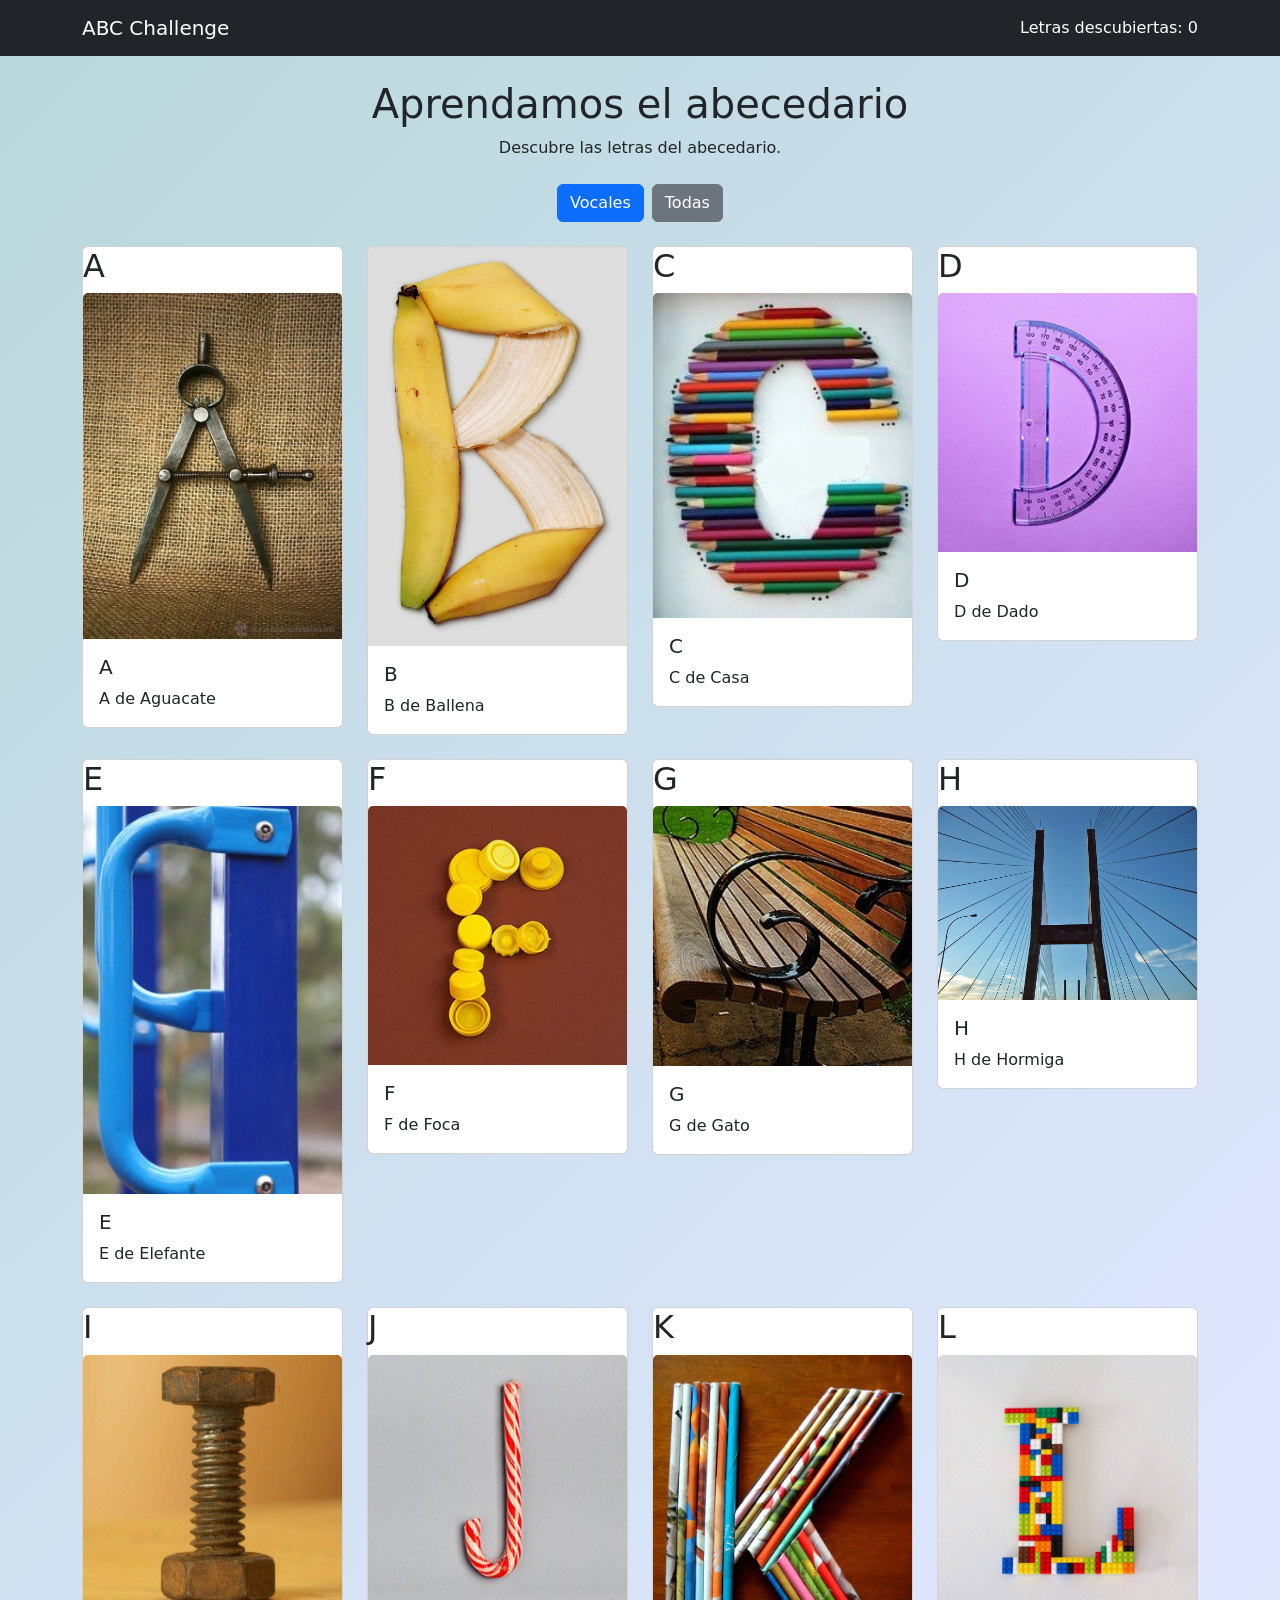
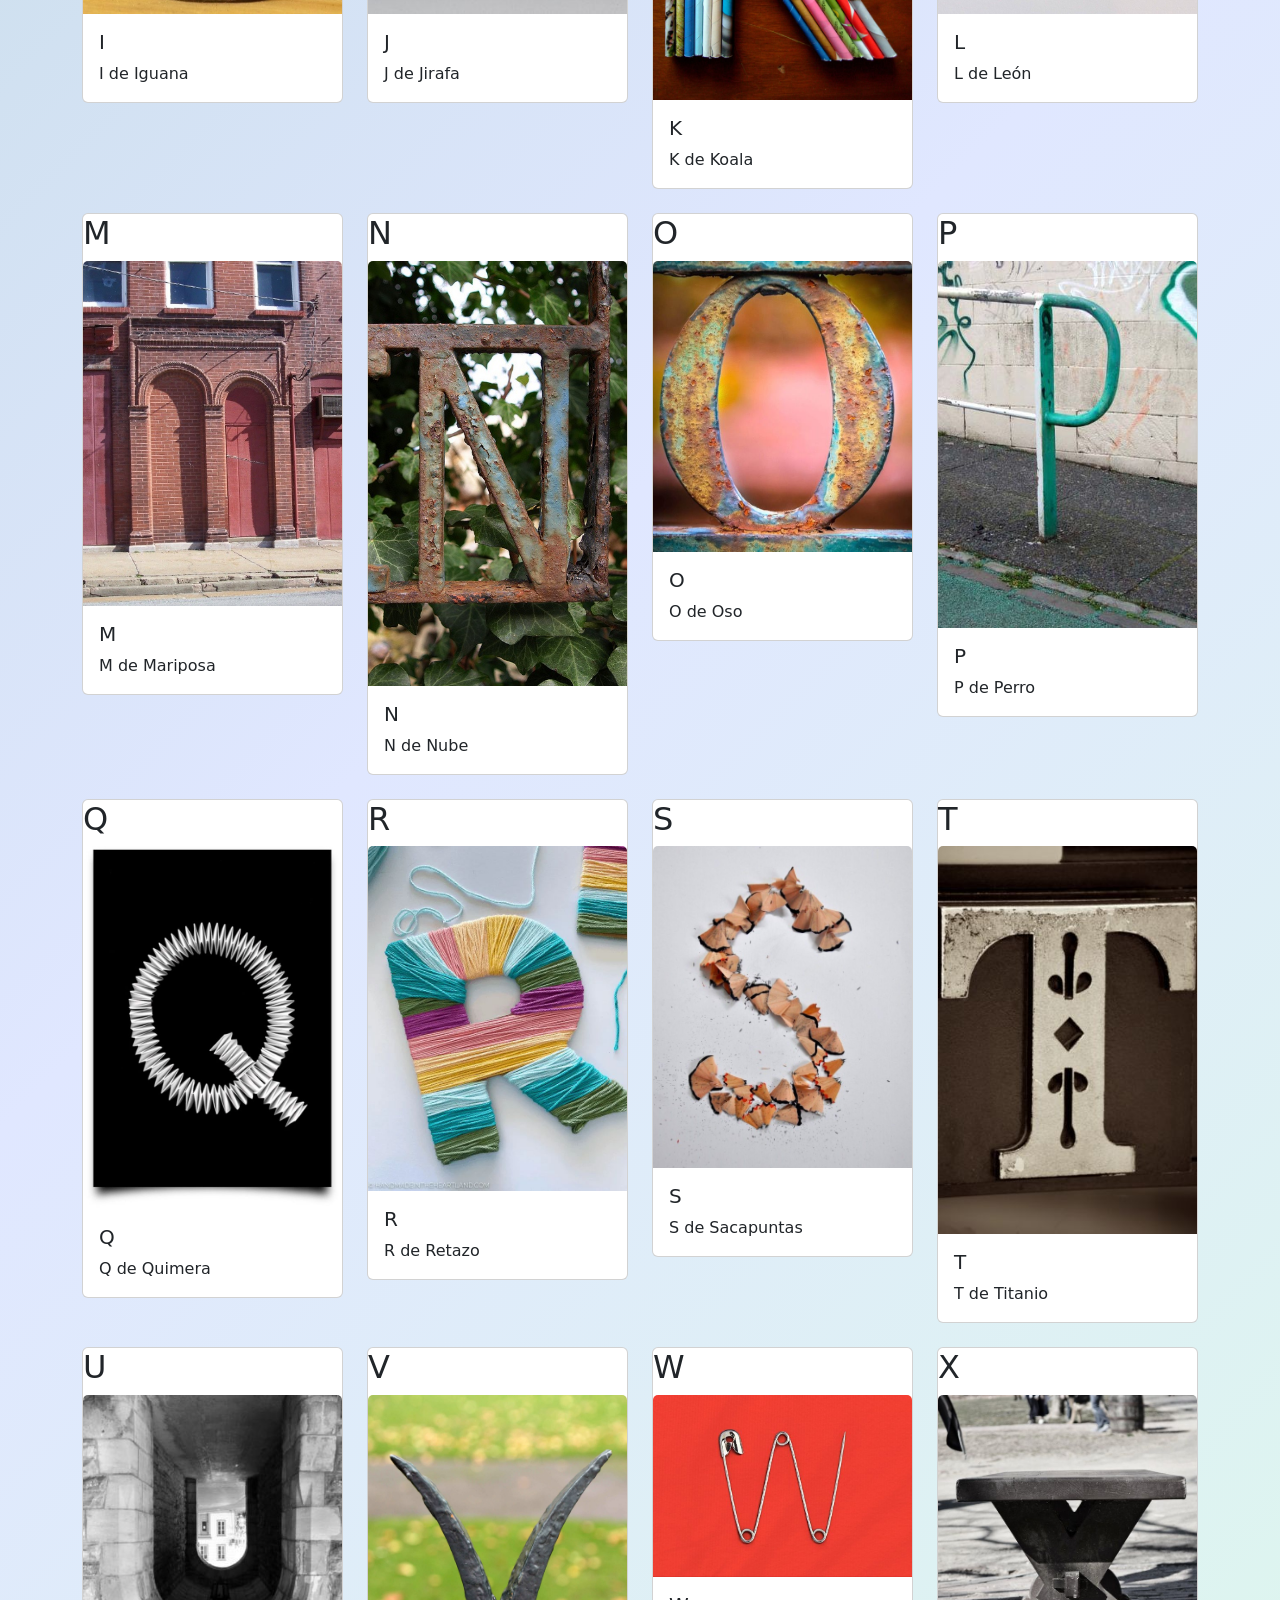
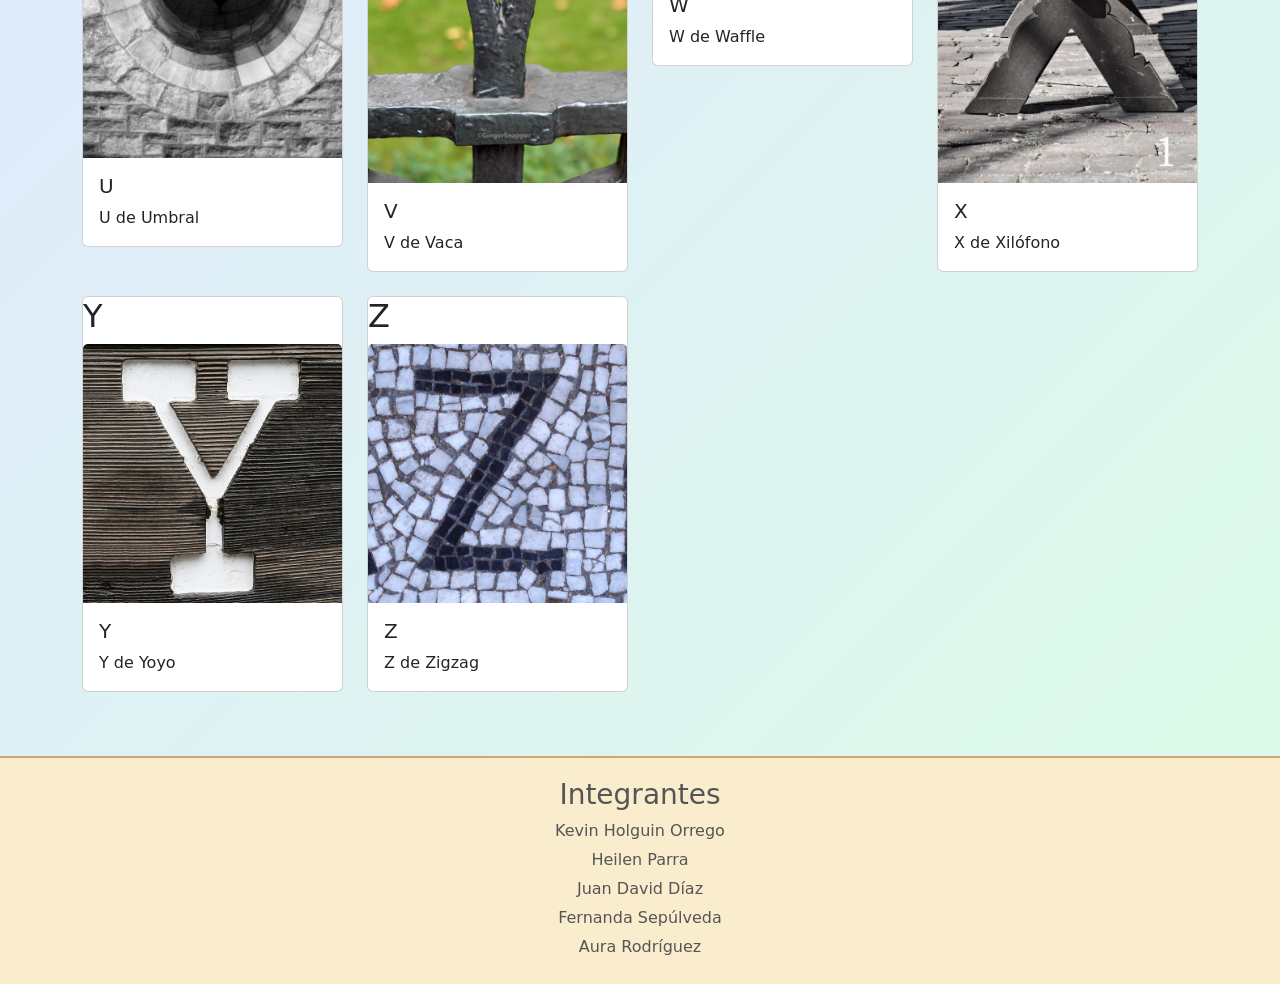
<file: index.html>
<!DOCTYPE html>
<html lang="es">

<head>
    <meta charset="UTF-8">
    <meta name="viewport" content="width=device-width, initial-scale=1.0">

    <title>ABC Challenge - Grupo 1</title>

    <link
        href="https://cdn.jsdelivr.net/npm/bootstrap@5.3.8/dist/css/bootstrap.min.css"
        rel="stylesheet"
        integrity="sha384-sRIl4kxILFvY47J16cr9ZwB07vP4J8+LH7qKQnuqkuIAvNWLzeN8tE5YBujZqJLB"
        crossorigin="anonymous"
    >

    <link rel="stylesheet" href="style.css">
</head>

<body>

    <nav class="navbar navbar-dark bg-dark">
        <div class="container">

            <a class="navbar-brand" href="#">
                ABC Challenge
            </a>

            <span class="navbar-text text-white">
                Letras descubiertas:
                <span id="contador">0</span>
            </span>

        </div>
    </nav>



    <main class="container py-4">

        <header class="text-center mb-4">

            <h1>
                Aprendamos el abecedario
            </h1>

            <p>
                Descubre las letras del abecedario.
            </p>

        </header>



        <div class="d-flex justify-content-center gap-2 mb-4">

            <button
                type="button"
                class="btn btn-primary"
                onclick="filtrarLetras('vocal')">
                Vocales
            </button>

            <button
                type="button"
                class="btn btn-secondary"
                onclick="filtrarLetras('todas')">
                Todas
            </button>

        </div>



        <section id="galeria" class="row g-4">




            <div class="col-12 col-sm-6 col-md-4 col-lg-3">

                <div class="card flip-card" data-tipo="vocal">

                    <div class="card-front">
                        <h2>A</h2>
                    </div>

                    <div class="card-back">

                        <img
                            src="IMAGENES/Letra A.jpg"
                            class="card-img-top"
                            alt="Letra A">

                        <div class="card-body">

                            <h5 class="card-title">
                                A
                            </h5>

                            <p class="card-text">
                                A de Aguacate
                            </p>

                        </div>

                    </div>

                </div>

            </div>


<!-- B -->
<div class="col-12 col-sm-6 col-md-4 col-lg-3">

    <div class="card flip-card"
     data-tipo="consonante"
     onclick="voltearCard(this)">
<img
                src="IMAGENES/Letra B.jpg"
                class="card-img-top"
                alt="Letra B">

            <div class="card-body">

                <h5 class="card-title">
                    B
                </h5>

                <p class="card-text">
                    B de Ballena
                </p>

            </div>

        </div>

    </div>

</div>


            <!-- C -->

            <div class="col-12 col-sm-6 col-md-4 col-lg-3">

                <div class="card flip-card" data-tipo="consonante">

                    <div class="card-front">
                        <h2>C</h2>
                    </div>

                    <div class="card-back">

                        <img
                            src="IMAGENES/Letra C.jpg"
                            class="card-img-top"
                            alt="Letra C">

                        <div class="card-body">

                            <h5 class="card-title">
                                C
                            </h5>

                            <p class="card-text">
                                C de Casa
                            </p>

                        </div>

                    </div>

                </div>

            </div>


            <!-- D -->

            <div class="col-12 col-sm-6 col-md-4 col-lg-3">

                <div class="card flip-card" data-tipo="consonante">

                    <div class="card-front">
                        <h2>D</h2>
                    </div>

                    <div class="card-back">

                        <img
                            src="IMAGENES/Letra D.jpg"
                            class="card-img-top"
                            alt="Letra D">

                        <div class="card-body">

                            <h5 class="card-title">
                                D
                            </h5>

                            <p class="card-text">
                                D de Dado
                            </p>

                        </div>

                    </div>

                </div>

            </div>


            <!-- E -->

            <div class="col-12 col-sm-6 col-md-4 col-lg-3">

                <div class="card flip-card" data-tipo="vocal">

                    <div class="card-front">
                        <h2>E</h2>
                    </div>

                    <div class="card-back">

                        <img
                            src="IMAGENES/Letra E.jpg"
                            class="card-img-top"
                            alt="Letra E">

                        <div class="card-body">

                            <h5 class="card-title">
                                E
                            </h5>

                            <p class="card-text">
                                E de Elefante
                            </p>

                        </div>

                    </div>

                </div>

            </div>


            <!-- F -->

            <div class="col-12 col-sm-6 col-md-4 col-lg-3">

                <div class="card flip-card" data-tipo="consonante">

                    <div class="card-front">
                        <h2>F</h2>
                    </div>

                    <div class="card-back">

                        <img
                            src="IMAGENES/Letra F.jpg"
                            class="card-img-top"
                            alt="Letra F">

                        <div class="card-body">

                            <h5 class="card-title">
                                F
                            </h5>

                            <p class="card-text">
                                F de Foca
                            </p>

                        </div>

                    </div>

                </div>

            </div>


            <!-- ================================================= -->
            <!-- HEILEN: G - K -->
            <!-- ================================================= -->


            <!-- G -->

            <div class="col-12 col-sm-6 col-md-4 col-lg-3">

                <div class="card flip-card" data-tipo="consonante">

                    <div class="card-front">
                        <h2>G</h2>
                    </div>

                    <div class="card-back">

                        <img
                            src="IMAGENES/Letra G.jpg"
                            class="card-img-top"
                            alt="Letra G">

                        <div class="card-body">

                            <h5 class="card-title">
                                G
                            </h5>

                            <p class="card-text">
                                G de Gato
                            </p>

                        </div>

                    </div>

                </div>

            </div>


            <!-- H -->

            <div class="col-12 col-sm-6 col-md-4 col-lg-3">

                <div class="card flip-card" data-tipo="consonante">

                    <div class="card-front">
                        <h2>H</h2>
                    </div>

                    <div class="card-back">

                        <img
                            src="IMAGENES/Letra H.jpg"
                            class="card-img-top"
                            alt="Letra H">

                        <div class="card-body">

                            <h5 class="card-title">
                                H
                            </h5>

                            <p class="card-text">
                                H de Hormiga
                            </p>

                        </div>

                    </div>

                </div>

            </div>


            <!-- I -->

            <div class="col-12 col-sm-6 col-md-4 col-lg-3">

                <div class="card flip-card" data-tipo="vocal">

                    <div class="card-front">
                        <h2>I</h2>
                    </div>

                    <div class="card-back">

                        <img
                            src="IMAGENES/Letra I.jpg"
                            class="card-img-top"
                            alt="Letra I">

                        <div class="card-body">

                            <h5 class="card-title">
                                I
                            </h5>

                            <p class="card-text">
                                I de Iguana
                            </p>

                        </div>

                    </div>

                </div>

            </div>


            <!-- J -->

            <div class="col-12 col-sm-6 col-md-4 col-lg-3">

                <div class="card flip-card" data-tipo="consonante">

                    <div class="card-front">
                        <h2>J</h2>
                    </div>

                    <div class="card-back">

                        <img
                            src="IMAGENES/Letra J.jpg"
                            class="card-img-top"
                            alt="Letra J">

                        <div class="card-body">

                            <h5 class="card-title">
                                J
                            </h5>

                            <p class="card-text">
                                J de Jirafa
                            </p>

                        </div>

                    </div>

                </div>

            </div>


            <!-- K -->

            <div class="col-12 col-sm-6 col-md-4 col-lg-3">

                <div class="card flip-card" data-tipo="consonante">

                    <div class="card-front">
                        <h2>K</h2>
                    </div>

                    <div class="card-back">

                        <img
                            src="IMAGENES/Letra K.jpg"
                            class="card-img-top"
                            alt="Letra K">

                        <div class="card-body">

                            <h5 class="card-title">
                                K
                            </h5>

                            <p class="card-text">
                                K de Koala
                            </p>

                        </div>

                    </div>

                </div>

            </div>


            <!-- ================================================= -->
            <!-- FER: L - P -->
            <!-- ================================================= -->


            <!-- L -->

            <div class="col-12 col-sm-6 col-md-4 col-lg-3">

                <div class="card flip-card" data-tipo="consonante">

                    <div class="card-front">
                        <h2>L</h2>
                    </div>

                    <div class="card-back">

                        <img
                            src="IMAGENES/Letra L.jpg"
                            class="card-img-top"
                            alt="Letra L">

                        <div class="card-body">

                            <h5 class="card-title">
                                L
                            </h5>

                            <p class="card-text">
                                L de León
                            </p>

                        </div>

                    </div>

                </div>

            </div>


            <!-- M -->

            <div class="col-12 col-sm-6 col-md-4 col-lg-3">

                <div class="card flip-card" data-tipo="consonante">

                    <div class="card-front">
                        <h2>M</h2>
                    </div>

                    <div class="card-back">

                        <img
                            src="IMAGENES/Letra M.jpg"
                            class="card-img-top"
                            alt="Letra M">

                        <div class="card-body">

                            <h5 class="card-title">
                                M
                            </h5>

                            <p class="card-text">
                                M de Mariposa
                            </p>

                        </div>

                    </div>

                </div>

            </div>


            <!-- N -->

            <div class="col-12 col-sm-6 col-md-4 col-lg-3">

                <div class="card flip-card" data-tipo="consonante">

                    <div class="card-front">
                        <h2>N</h2>
                    </div>

                    <div class="card-back">

                        <img
                            src="IMAGENES/Letra N.jpg"
                            class="card-img-top"
                            alt="Letra N">

                        <div class="card-body">

                            <h5 class="card-title">
                                N
                            </h5>

                            <p class="card-text">
                                N de Nube
                            </p>

                        </div>

                    </div>

                </div>

            </div>


            <!-- O -->

            <div class="col-12 col-sm-6 col-md-4 col-lg-3">

                <div class="card flip-card" data-tipo="vocal">

                    <div class="card-front">
                        <h2>O</h2>
                    </div>

                    <div class="card-back">

                        <img
                            src="IMAGENES/Letra O.jpg"
                            class="card-img-top"
                            alt="Letra O">

                        <div class="card-body">

                            <h5 class="card-title">
                                O
                            </h5>

                            <p class="card-text">
                                O de Oso
                            </p>

                        </div>

                    </div>

                </div>

            </div>


            <!-- P -->

            <div class="col-12 col-sm-6 col-md-4 col-lg-3">

                <div class="card flip-card" data-tipo="consonante">

                    <div class="card-front">
                        <h2>P</h2>
                    </div>

                    <div class="card-back">

                        <img
                            src="IMAGENES/Letra P.jpg"
                            class="card-img-top"
                            alt="Letra P">

                        <div class="card-body">

                            <h5 class="card-title">
                                P
                            </h5>

                            <p class="card-text">
                                P de Perro
                            </p>

                        </div>

                    </div>

                </div>

            </div>


            <!-- ================================================= -->
            <!-- AURA: Q - U -->
            <!-- ================================================= -->


            <!-- Q -->

            <div class="col-12 col-sm-6 col-md-4 col-lg-3">

                <div class="card flip-card" data-tipo="consonante">

                    <div class="card-front">
                        <h2>Q</h2>
                    </div>

                    <div class="card-back">

                        <img
                            src="IMAGENES/Letra Q.jpg"
                            class="card-img-top"
                            alt="Letra Q">

                        <div class="card-body">

                            <h5 class="card-title">
                                Q
                            </h5>

                            <p class="card-text">
                                Q de Quimera
                            </p>

                        </div>

                    </div>

                </div>

            </div>


            <!-- R -->

            <div class="col-12 col-sm-6 col-md-4 col-lg-3">

                <div class="card flip-card" data-tipo="consonante">

                    <div class="card-front">
                        <h2>R</h2>
                    </div>

                    <div class="card-back">

                        <img
                            src="IMAGENES/Letra R.jpg"
                            class="card-img-top"
                            alt="Letra R">

                        <div class="card-body">

                            <h5 class="card-title">
                                R
                            </h5>

                            <p class="card-text">
                                R de Retazo
                            </p>

                        </div>

                    </div>

                </div>

            </div>


            <!-- S -->

            <div class="col-12 col-sm-6 col-md-4 col-lg-3">

                <div class="card flip-card" data-tipo="consonante">

                    <div class="card-front">
                        <h2>S</h2>
                    </div>

                    <div class="card-back">

                        <img
                            src="IMAGENES/Letra S.jpg"
                            class="card-img-top"
                            alt="Letra S">

                        <div class="card-body">

                            <h5 class="card-title">
                                S
                            </h5>

                            <p class="card-text">
                                S de Sacapuntas
                            </p>

                        </div>

                    </div>

                </div>

            </div>


            <!-- T -->

            <div class="col-12 col-sm-6 col-md-4 col-lg-3">

                <div class="card flip-card" data-tipo="consonante">

                    <div class="card-front">
                        <h2>T</h2>
                    </div>

                    <div class="card-back">

                        <img
                            src="IMAGENES/Letra T.jpg"
                            class="card-img-top"
                            alt="Letra T">

                        <div class="card-body">

                            <h5 class="card-title">
                                T
                            </h5>

                            <p class="card-text">
                                T de Titanio
                            </p>

                        </div>

                    </div>

                </div>

            </div>


            <!-- U -->

            <div class="col-12 col-sm-6 col-md-4 col-lg-3">

                <div class="card flip-card" data-tipo="vocal">

                    <div class="card-front">
                        <h2>U</h2>
                    </div>

                    <div class="card-back">

                        <img
                            src="IMAGENES/Letra U.jpg"
                            class="card-img-top"
                            alt="Letra U">

                        <div class="card-body">

                            <h5 class="card-title">
                                U
                            </h5>

                            <p class="card-text">
                                U de Umbral
                            </p>

                        </div>

                    </div>

                </div>

            </div>


            <!-- ================================================= -->
            <!-- KEVIN: V - Z -->
            <!-- ================================================= -->


            <!-- V -->

            <div class="col-12 col-sm-6 col-md-4 col-lg-3">

                <div class="card flip-card" data-tipo="consonante">

                    <div class="card-front">
                        <h2>V</h2>
                    </div>

                    <div class="card-back">

                        <img
                            src="IMAGENES/Letra V.jpg"
                            class="card-img-top"
                            alt="Letra V">

                        <div class="card-body">

                            <h5 class="card-title">
                                V
                            </h5>

                            <p class="card-text">
                                V de Vaca
                            </p>

                        </div>

                    </div>

                </div>

            </div>


            <!-- W -->

            <div class="col-12 col-sm-6 col-md-4 col-lg-3">

                <div class="card flip-card" data-tipo="consonante">

                    <div class="card-front">
                        <h2>W</h2>
                    </div>

                    <div class="card-back">

                        <img
                            src="IMAGENES/Letra W.jpg"
                            class="card-img-top"
                            alt="Letra W">

                        <div class="card-body">

                            <h5 class="card-title">
                                W
                            </h5>

                            <p class="card-text">
                                W de Waffle
                            </p>

                        </div>

                    </div>

                </div>

            </div>


            <!-- X -->

            <div class="col-12 col-sm-6 col-md-4 col-lg-3">

                <div class="card flip-card" data-tipo="consonante">

                    <div class="card-front">
                        <h2>X</h2>
                    </div>

                    <div class="card-back">

                        <img
                            src="IMAGENES/Letra X.jpg"
                            class="card-img-top"
                            alt="Letra X">

                        <div class="card-body">

                            <h5 class="card-title">
                                X
                            </h5>

                            <p class="card-text">
                                X de Xilófono
                            </p>

                        </div>

                    </div>

                </div>

            </div>


            <!-- Y -->

            <div class="col-12 col-sm-6 col-md-4 col-lg-3">

                <div class="card flip-card" data-tipo="consonante">

                    <div class="card-front">
                        <h2>Y</h2>
                    </div>

                    <div class="card-back">

                        <img
                            src="IMAGENES/Letra Y.jpg"
                            class="card-img-top"
                            alt="Letra Y">

                        <div class="card-body">

                            <h5 class="card-title">
                                Y
                            </h5>

                            <p class="card-text">
                                Y de Yoyo
                            </p>

                        </div>

                    </div>

                </div>

            </div>


            <!-- Z -->

            <div class="col-12 col-sm-6 col-md-4 col-lg-3">

                <div class="card flip-card" data-tipo="consonante">

                    <div class="card-front">
                        <h2>Z</h2>
                    </div>

                    <div class="card-back">

                        <img
                            src="IMAGENES/Letra Z.jpg"
                            class="card-img-top"
                            alt="Letra Z">

                        <div class="card-body">

                            <h5 class="card-title">
                                Z
                            </h5>

                            <p class="card-text">
                                Z de Zigzag
                            </p>

                        </div>

                    </div>

                </div>

            </div>

        </section>

    </main>


    <!-- ==================== FOOTER ==================== -->

    <footer>

        <h3>Integrantes</h3>

        <ul>

            <li>Kevin Holguin Orrego</li>
            <li>Heilen Parra</li>
            <li>Juan David Díaz</li>
            <li>Fernanda Sepúlveda</li>
            <li>Aura Rodríguez</li>

        </ul>

    </footer>


    <!-- ==================== JAVASCRIPT ==================== -->

    <script src="script.js"></script>

</body>

</html>
</file>
<file: style.css>
footer {
    background-color: #faedcd;
    color: #555;
    text-align: center;
    padding: 20px;
    margin-top: 40px;
    border-top: 2px solid #d4a373;
}

footer ul {
    list-style: none;
    padding: 0;
    margin: 0;
}

footer li {
    margin: 5px 0;
}



body {
  background: linear-gradient(135deg, #b8d7da, #e0e7ff, #dcfce7);
  min-height: 100vh;
  margin: 0;
}
</file>
